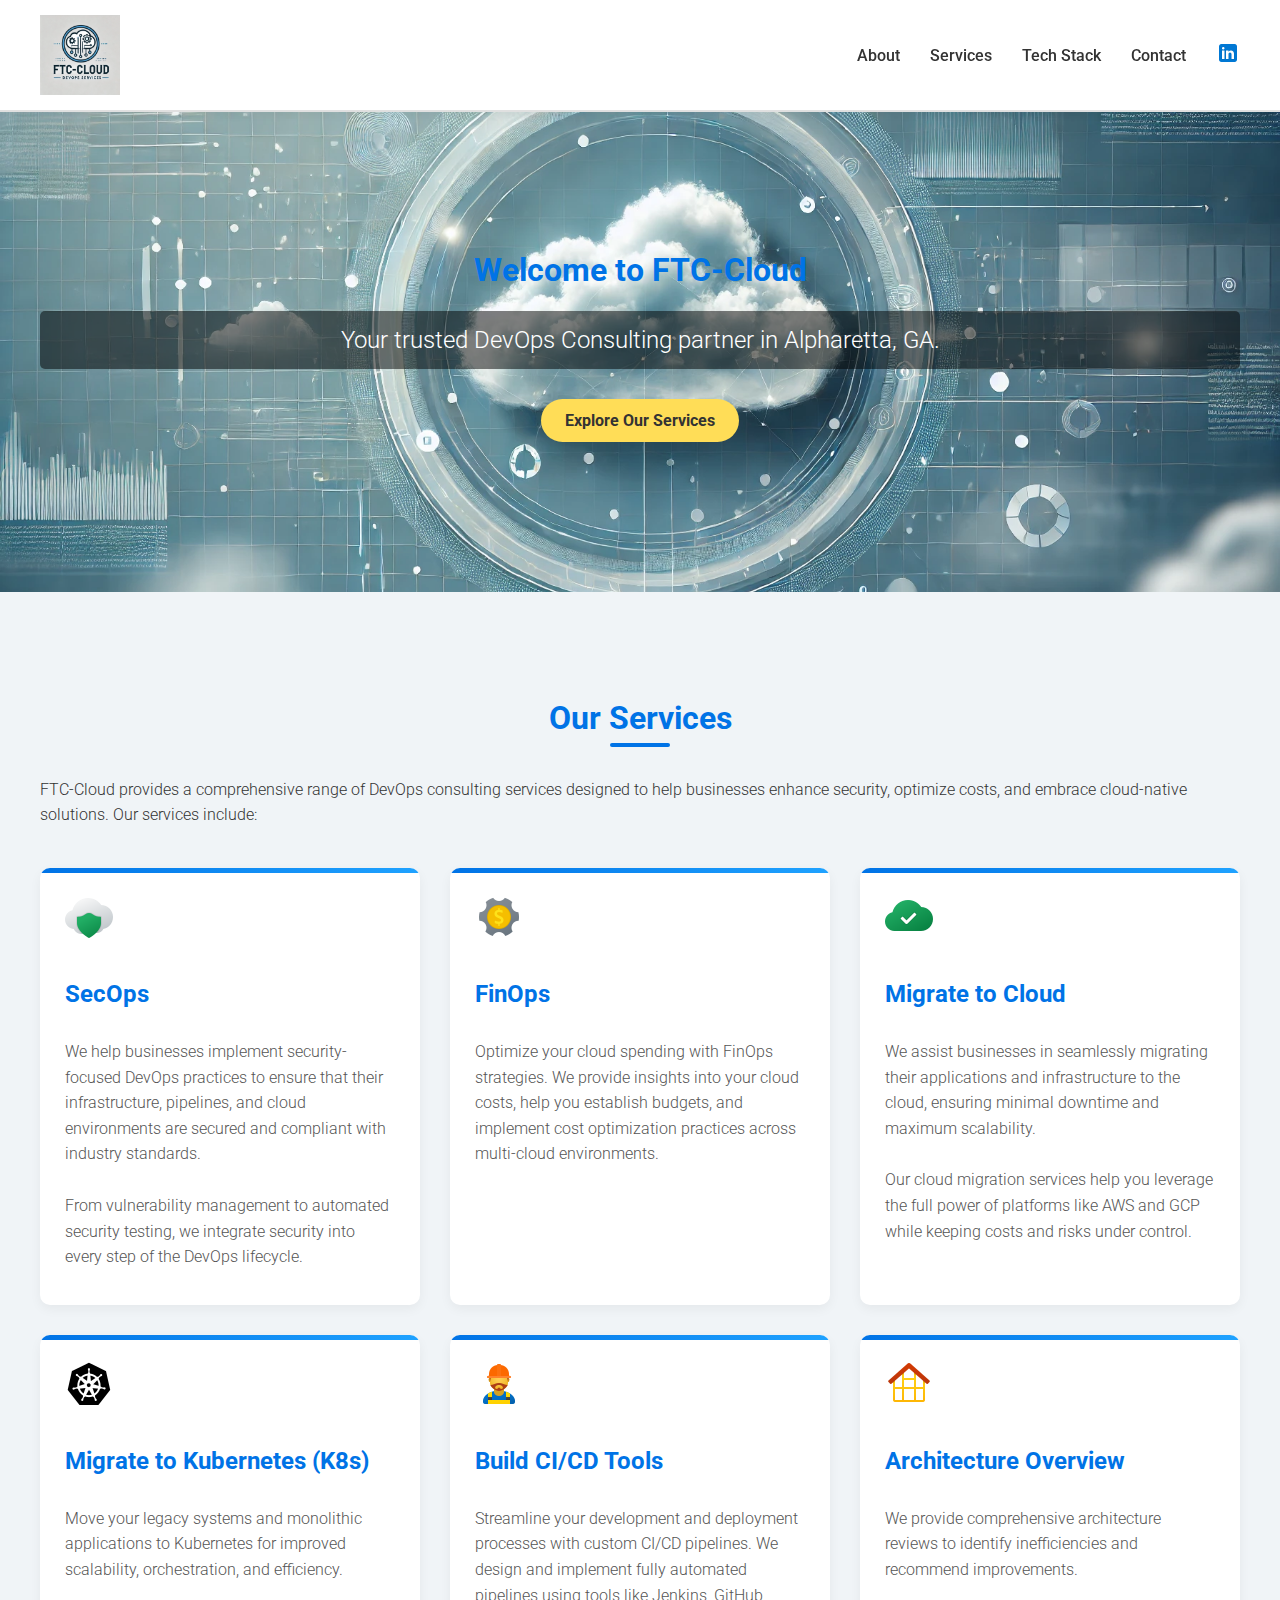
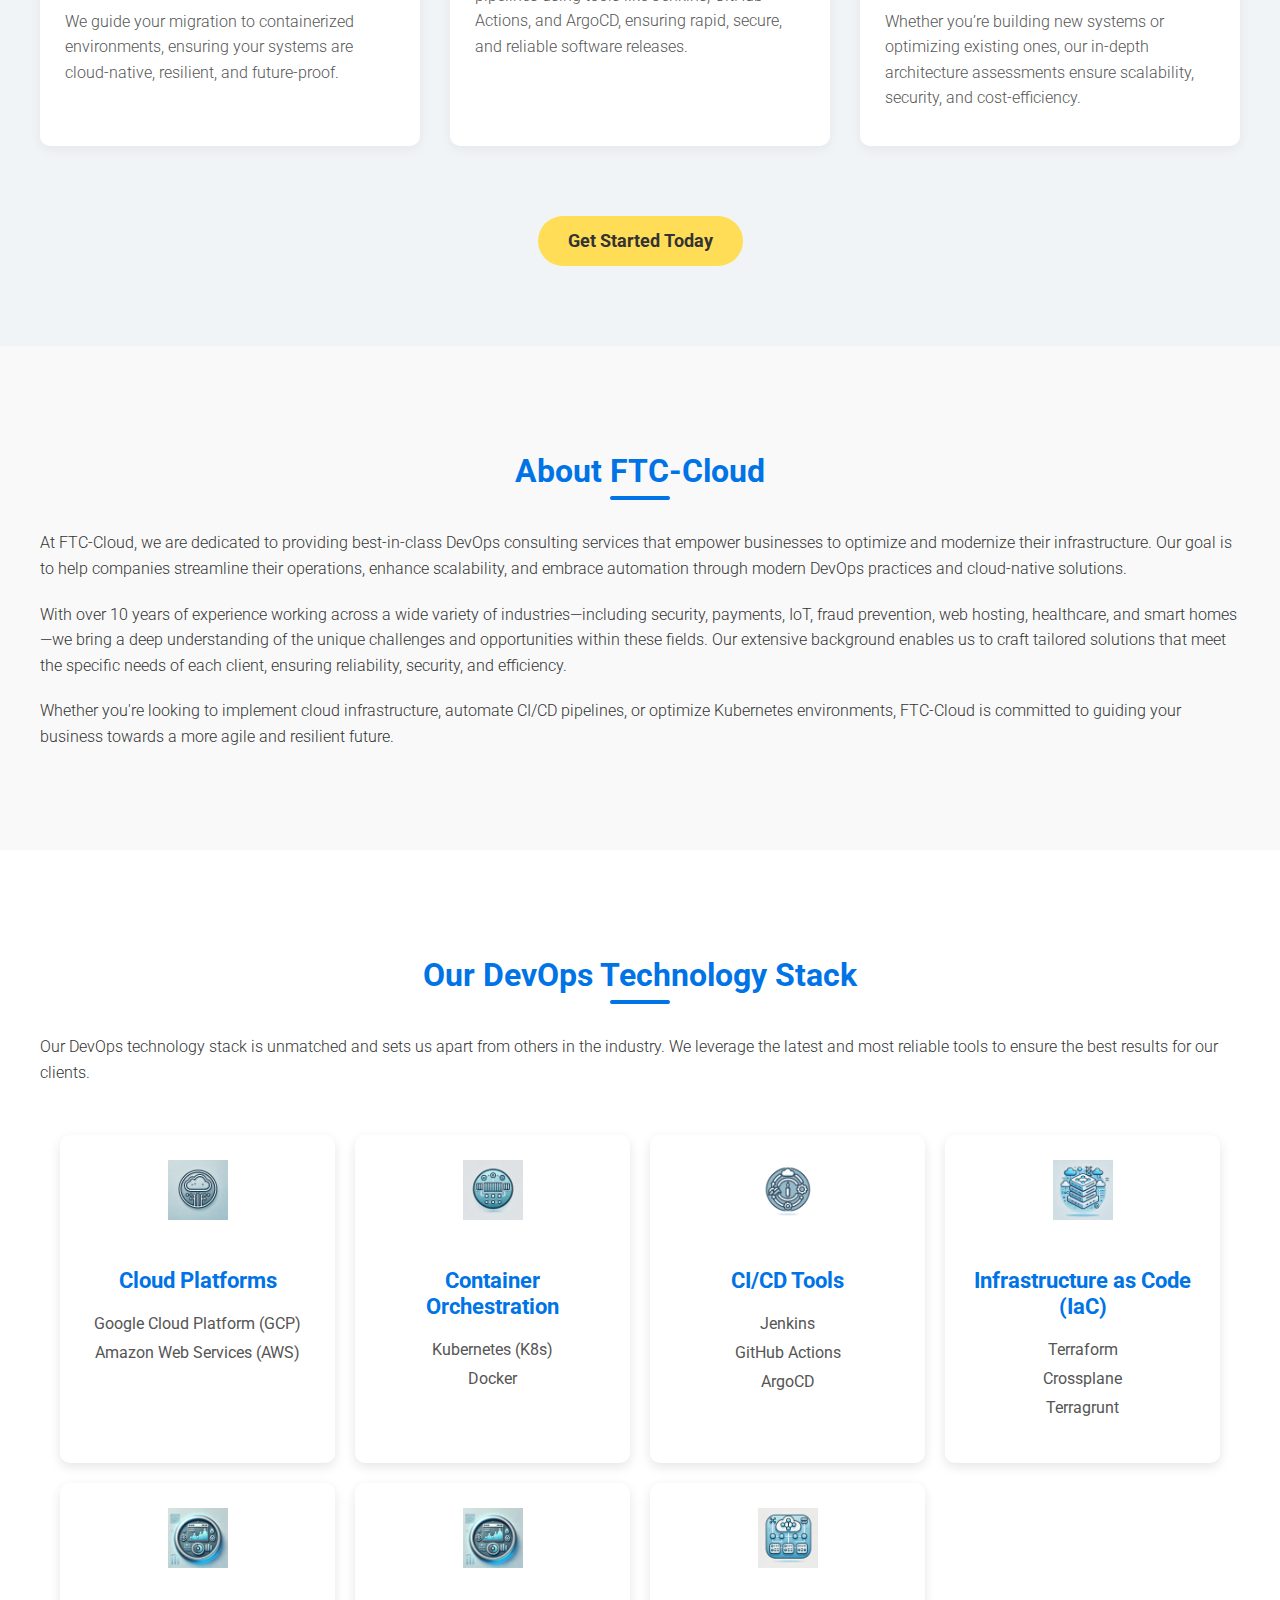
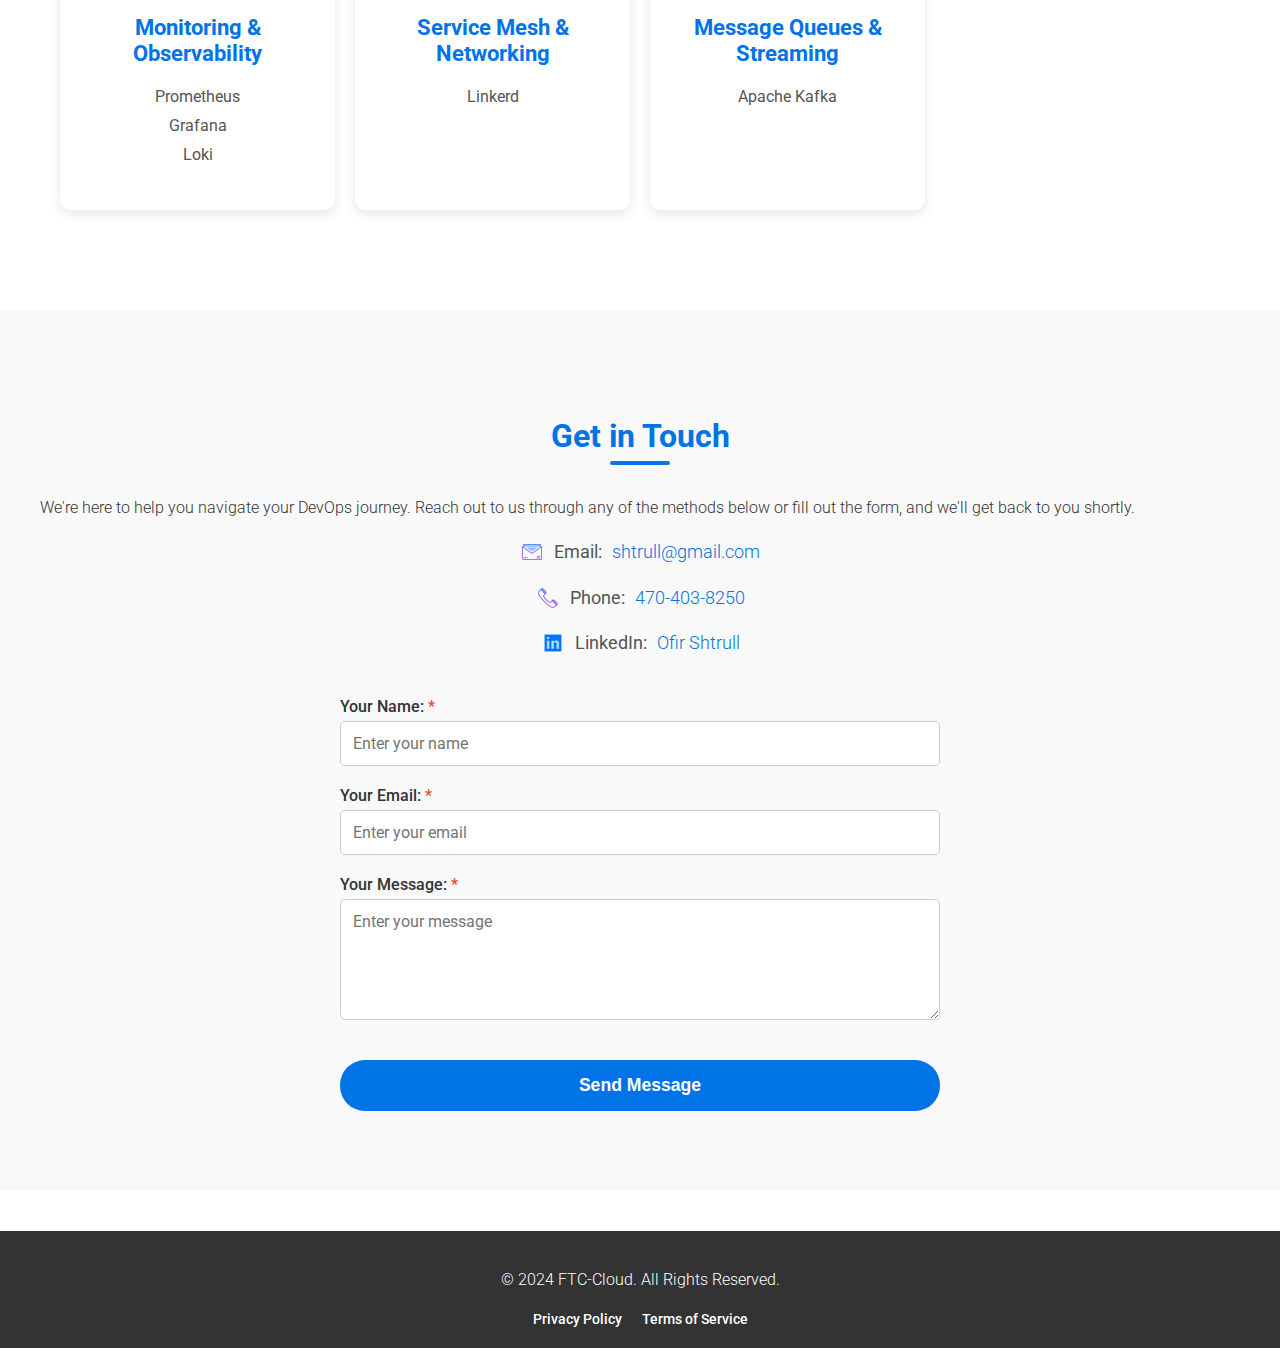
<file: index.html>
<!DOCTYPE html>
<html lang="en">

<head>
    <!-- Basic Meta Tags -->
    <meta charset="UTF-8">
    <meta name="viewport" content="width=device-width, initial-scale=1.0">
    <title>FTC-Cloud - DevOps Consulting Services in Alpharetta, GA</title>

    <!-- SEO Meta Tags -->
    <meta name="description"
        content="FTC-Cloud offers top-notch DevOps consulting services in Alpharetta, GA. Specializing in cloud migration, Kubernetes, CI/CD pipelines, and more.">
    <meta name="keywords"
        content="DevOps Consulting, FTC-Cloud, Alpharetta GA, Atlanta, Cloud Migration, Kubernetes, CI/CD Pipelines, AWS, GCP, FinOps, SecOps, Jenkins, Github Actions, Github, Unix, Docker,">
    <meta name="author" content="FTC-Cloud">

    <!-- Open Graph Meta Tags -->
    <meta property="og:title" content="FTC-Cloud - DevOps Consulting Services">
    <meta property="og:description" content="Your trusted DevOps Consulting partner in Alpharetta, GA.">
    <meta property="og:image" content="https://ftc-cloud.com/assests/logos/og-image.jpg">
    <meta property="og:url" content="https://ftc-cloud.com/">
    <meta property="og:type" content="website">

    <!-- Twitter Card Meta Tags -->
    <meta name="twitter:card" content="summary_large_image">
    <meta name="twitter:title" content="FTC-Cloud - DevOps Consulting Services">
    <meta name="twitter:description" content="Your trusted DevOps Consulting partner in Alpharetta, GA.">
    <meta name="twitter:image" content="https://ftc-cloud.com/assests/logos/twitter-card.jpg">

    <!-- Favicon -->
    <link rel="icon" type="image/png" sizes="16x16" href="assests/favicon/tech-color-hand-drawn-16.png">
    <link rel="icon" type="image/png" sizes="32x32" href="assests/favicon/tech-color-hand-drawn-32.png">
    <link rel="icon" type="image/png" sizes="96x96" href="assests/favicon/tech-color-hand-drawn-96.png">

    <!-- Stylesheets -->
    <link rel="stylesheet" href="css/styles.css">

    <!-- Google Fonts -->
    <link href="https://fonts.googleapis.com/css2?family=Roboto:wght@300;400;700&display=swap" rel="stylesheet">

    <!-- Structured Data Markup (Schema.org) -->
    <script type="application/ld+json">
    {
      "@context": "https://schema.org",
      "@type": "ProfessionalService",
      "name": "FTC-Cloud",
      "url": "https://ftc-cloud.com/",
      "logo": "https://ftc-cloud.com/assests/logos/logo.png",
      "description": "FTC-Cloud offers top-notch DevOps consulting services in Alpharetta, GA.",
      "telephone": "+1-470-403-8250",
      "address": {
        "@type": "PostalAddress",
        "streetAddress": "Your Street Address",
        "addressLocality": "Alpharetta",
        "addressRegion": "GA",
        "postalCode": "Your Postal Code",
        "addressCountry": "USA"
      },
      "areaServed": "USA",
      "sameAs": [
        "https://www.linkedin.com/in/ofir-shtrull/"
      ]
    }
    </script>

    <!-- Global site tag (gtag.js) - Google Analytics -->
    <!-- Inserted your actual Google Analytics Tracking ID -->
    <script async src="https://www.googletagmanager.com/gtag/js?id=G-L3DQY5XR8G"></script>
    <script>
        window.dataLayer = window.dataLayer || [];
        function gtag() { dataLayer.push(arguments); }
        gtag('js', new Date());

        gtag('config', 'G-L3DQY5XR8G');
    </script>
</head>

<body>
    <header>
        <div class="container header-container">
            <div class="logo">
                <a href="#intro"><img src="assests/logos/logo3.png" alt="FTC-Cloud Logo"></a>
            </div>
            <nav>
                <ul>
                    <li><a href="#about">About</a></li>
                    <li><a href="#services">Services</a></li>
                    <li><a href="#technologies">Tech Stack</a></li>
                    <li><a href="#contact">Contact</a></li>
                    <!-- Social Media Icons -->
                    <li><a href="https://www.linkedin.com/in/ofir-shtrull/" target="_blank" id="linkedin-link"><img
                                src="assests/logos/social-linkedin-96.png" alt="LinkedIn"></a></li>
                </ul>
            </nav>
            <!-- Mobile Menu Icon -->
            <div class="menu-icon" id="menu-icon">
                <span></span>
                <span></span>
                <span></span>
            </div>
        </div>
    </header>

    <main>
        <!-- Hero Section -->
        <section id="intro" class="hero" role="banner">
            <div class="container">
                <h1>Welcome to FTC-Cloud</h1>
                <p class="tagline">Your trusted DevOps Consulting partner in Alpharetta, GA.</p>
                <a href="#services" class="cta-button">Explore Our Services</a>
            </div>
        </section>

        <!-- Services Section -->
        <section id="services" class="section services-section" role="region" aria-labelledby="services-heading">
            <div class="container">
                <h2 id="services-heading">Our Services</h2>
                <p>FTC-Cloud provides a comprehensive range of DevOps consulting services designed to help businesses
                    enhance security, optimize costs, and embrace cloud-native solutions. Our services include:</p>

                <div class="services-grid">
                    <!-- SecOps -->
                    <div class="service-category">
                        <img src="assests/logos/cloud-firewall-48.png" alt="SecOps Icon" class="service-icon">
                        <h3>SecOps</h3>
                        <p>We help businesses implement security-focused DevOps practices to ensure that their
                            infrastructure, pipelines, and cloud environments are secured and compliant with industry
                            standards.</p>
                        <p>From vulnerability management to automated security testing, we integrate security into every
                            step of the DevOps lifecycle.</p>
                    </div>

                    <!-- FinOps -->
                    <div class="service-category">
                        <img src="assests/logos/business-management-48.png" alt="FinOps Icon" class="service-icon">
                        <h3>FinOps</h3>
                        <p>Optimize your cloud spending with FinOps strategies. We provide insights into your cloud
                            costs, help you establish budgets, and implement cost optimization practices across
                            multi-cloud environments.</p>
                    </div>

                    <!-- Migrate to Cloud -->
                    <div class="service-category">
                        <img src="assests/logos/cloud-done-48.png" alt="Cloud Migration Icon" class="service-icon">
                        <h3>Migrate to Cloud</h3>
                        <p>We assist businesses in seamlessly migrating their applications and infrastructure to the
                            cloud, ensuring minimal downtime and maximum scalability.</p>
                        <p>Our cloud migration services help you leverage the full power of platforms like AWS and GCP
                            while keeping costs and risks under control.</p>
                    </div>

                    <!-- Migrate to Kubernetes -->
                    <div class="service-category">
                        <img src="assests/logos/kubernetes-48.png" alt="Kubernetes Icon" class="service-icon">
                        <h3>Migrate to Kubernetes (K8s)</h3>
                        <p>Move your legacy systems and monolithic applications to Kubernetes for improved scalability,
                            orchestration, and efficiency.</p>
                        <p>We guide your migration to containerized environments, ensuring your systems are
                            cloud-native, resilient, and future-proof.</p>
                    </div>

                    <!-- Build CI/CD Tools -->
                    <div class="service-category">
                        <img src="assests/logos/worker-beard-48.png" alt="CI/CD Tools Icon" class="service-icon">
                        <h3>Build CI/CD Tools</h3>
                        <p>Streamline your development and deployment processes with custom CI/CD pipelines. We design
                            and implement fully automated pipelines using tools like Jenkins, GitHub Actions, and
                            ArgoCD, ensuring rapid, secure, and reliable software releases.</p>
                    </div>

                    <!-- Architecture Overview -->
                    <div class="service-category">
                        <img src="assests/logos/structural-48.png" alt="Architecture Icon" class="service-icon">
                        <h3>Architecture Overview</h3>
                        <p>We provide comprehensive architecture reviews to identify inefficiencies and recommend
                            improvements.</p>
                        <p>Whether you’re building new systems or optimizing existing ones, our in-depth architecture
                            assessments ensure scalability, security, and cost-efficiency.</p>
                    </div>
                </div>

                <!-- Call to Action -->
                <div class="cta-section">
                    <a href="#contact" class="cta-button">Get Started Today</a>
                </div>
            </div>
        </section>

        <!-- About Us Section -->
        <section id="about" class="section about-section" role="region" aria-labelledby="about-heading">
            <div class="container">
                <h2 id="about-heading">About FTC-Cloud</h2>
                <p>At FTC-Cloud, we are dedicated to providing best-in-class DevOps consulting services that empower
                    businesses to optimize and modernize their infrastructure. Our goal is to help companies streamline
                    their operations, enhance scalability, and embrace automation through modern DevOps practices and
                    cloud-native solutions.</p>

                <p>With over 10 years of experience working across a wide variety of industries—including security,
                    payments, IoT, fraud prevention, web hosting, healthcare, and smart homes—we bring a deep
                    understanding of the unique challenges and opportunities within these fields. Our extensive
                    background enables us to craft tailored solutions that meet the specific needs of each client,
                    ensuring reliability, security, and efficiency.</p>

                <p>Whether you're looking to implement cloud infrastructure, automate CI/CD pipelines, or optimize
                    Kubernetes environments, FTC-Cloud is committed to guiding your business towards a more agile and
                    resilient future.</p>
            </div>
        </section>

        <!-- Technologies Section -->
        <section id="technologies" class="section tech-stack-section" role="region"
            aria-labelledby="technologies-heading">
            <div class="container">
                <h2 id="technologies-heading">Our DevOps Technology Stack</h2>
                <p>Our DevOps technology stack is unmatched and sets us apart from others in the industry. We leverage
                    the latest and most reliable tools to ensure the best results for our clients.</p>

                <div class="tech-stack-grid">
                    <!-- Cloud Platforms -->
                    <div class="tech-category">
                        <img src="assests/logos/cloud-platform-icon.png" alt="Cloud Platforms Icon" class="tech-icon">
                        <h3>Cloud Platforms</h3>
                        <ul>
                            <li>Google Cloud Platform (GCP)</li>
                            <li>Amazon Web Services (AWS)</li>
                        </ul>
                    </div>

                    <!-- Container Orchestration -->
                    <div class="tech-category">
                        <img src="assests/logos/container-icon.png" alt="Container Orchestration Icon"
                            class="tech-icon">
                        <h3>Container Orchestration</h3>
                        <ul>
                            <li>Kubernetes (K8s)</li>
                            <li>Docker</li>
                        </ul>
                    </div>

                    <!-- CI/CD Tools -->
                    <div class="tech-category">
                        <img src="assests/logos/cicd-icon.png" alt="CI/CD Tools Icon" class="tech-icon">
                        <h3>CI/CD Tools</h3>
                        <ul>
                            <li>Jenkins</li>
                            <li>GitHub Actions</li>
                            <li>ArgoCD</li>
                        </ul>
                    </div>

                    <!-- Infrastructure as Code (IaC) -->
                    <div class="tech-category">
                        <img src="assests/logos/iac-icon.png" alt="IaC Icon" class="tech-icon">
                        <h3>Infrastructure as Code (IaC)</h3>
                        <ul>
                            <li>Terraform</li>
                            <li>Crossplane</li>
                            <li>Terragrunt</li>
                        </ul>
                    </div>

                    <!-- Monitoring & Observability -->
                    <div class="tech-category">
                        <img src="assests/logos/monitoring-icon.png" alt="Monitoring Icon" class="tech-icon">
                        <h3>Monitoring & Observability</h3>
                        <ul>
                            <li>Prometheus</li>
                            <li>Grafana</li>
                            <li>Loki</li>
                        </ul>
                    </div>

                    <!-- Service Mesh & Networking -->
                    <div class="tech-category">
                        <img src="assests/logos/network-icon.png" alt="Service Mesh Icon" class="tech-icon">
                        <h3>Service Mesh & Networking</h3>
                        <ul>
                            <li>Linkerd</li>
                        </ul>
                    </div>

                    <!-- Message Queues & Streaming -->
                    <div class="tech-category">
                        <img src="assests/logos/mq-icon.png" alt="Message Queues Icon" class="tech-icon">
                        <h3>Message Queues & Streaming</h3>
                        <ul>
                            <li>Apache Kafka</li>
                        </ul>
                    </div>
                </div>
            </div>
        </section>

        <!-- Contact Section -->
        <section id="contact" class="section contact-section" role="region" aria-labelledby="contact-heading">
            <div class="container">
                <h2 id="contact-heading">Get in Touch</h2>
                <p>We're here to help you navigate your DevOps journey. Reach out to us through any of the methods below
                    or fill out the form, and we'll get back to you shortly.</p>

                <div class="contact-details">
                    <p><img src="assests/logos/email-96.png" alt="Email Icon" class="contact-icon">
                        <strong>Email:</strong>
                        <a href="mailto:shtrull@gmail.com">shtrull@gmail.com</a>
                    </p>
                    <p><img src="assests/logos/phone-96.png" alt="Phone Icon" class="contact-icon">
                        <strong>Phone:</strong>
                        <a href="tel:+14704038250">470-403-8250</a>
                    </p>
                    <p><img src="assests/logos/linkedin-120.png" alt="LinkedIn Icon" class="contact-icon">
                        <strong>LinkedIn:</strong> <a href="https://www.linkedin.com/in/ofir-shtrull/"
                            target="_blank">Ofir Shtrull</a>
                    </p>
                </div>

                <!-- Contact Form -->
                <form action="https://formspree.io/f/xzzbdkew" method="POST" class="contact-form">
                    <div class="form-group">
                        <label for="name">Your Name: <span class="required">*</span></label>
                        <input type="text" id="name" name="name" required placeholder="Enter your name">
                    </div>

                    <div class="form-group">
                        <label for="email">Your Email: <span class="required">*</span></label>
                        <input type="email" id="email" name="email" required placeholder="Enter your email">
                    </div>

                    <div class="form-group">
                        <label for="message">Your Message: <span class="required">*</span></label>
                        <textarea id="message" name="message" rows="5" required
                            placeholder="Enter your message"></textarea>
                    </div>

                    <!-- Honeypot Field (Hidden) -->
                    <input type="text" name="_gotcha" style="display:none">

                    <button type="submit" class="cta-button">Send Message</button>
                </form>
            </div>
        </section>
    </main>

    <footer>
        <div class="container">
            <p>&copy; 2024 FTC-Cloud. All Rights Reserved.</p>
            <nav class="footer-nav">
                <ul>
                    <li><a href="privacy-policy.html">Privacy Policy</a></li>
                    <li><a href="terms-of-service.html">Terms of Service</a></li>
                    <!-- Add more footer links as needed -->
                </ul>
            </nav>
        </div>
    </footer>

    <!-- Scripts -->
    <script src="scripts/script.js"></script>
</body>

</html>
</file>
<file: css/styles.css>
/* Global Styles */
body {
    font-family: 'Roboto', sans-serif;
    margin: 0;
    padding-top: 80px;
    /* Adjusted for fixed header */
    background-color: #ffffff;
    color: #333;
}

h1,
h2 {
    font-weight: 700;
    color: #0073e6;
}

p {
    font-weight: 300;
    line-height: 1.6;
}

a {
    color: #0073e6;
    text-decoration: none;
}

a:hover {
    text-decoration: underline;
}

.container {
    max-width: 1200px;
    margin: 0 auto;
    padding: 0 15px;
}

/* Header */
header {
    background-color: #ffffff;
    padding: 15px 0;
    border-bottom: 2px solid #e0e0e0;
    position: fixed;
    width: 100%;
    top: 0;
    z-index: 1000;
    box-shadow: 0px 2px 10px rgba(0, 0, 0, 0.05);
}

.header-container {
    display: flex;
    align-items: center;
    justify-content: space-between;
}

.logo img {
    width: 80px;
    height: auto;
    display: inline-block;
    vertical-align: middle;
}

nav ul {
    display: flex;
    align-items: center;
    gap: 30px;
    list-style: none;
    margin: 0;
    padding: 0;
}

nav ul li a {
    font-size: 1rem;
    color: #333;
    text-decoration: none;
    font-weight: 500;
    padding: 5px 0;
    transition: color 0.3s, border-bottom 0.3s;
}

nav ul li a:hover {
    color: #0073e6;
    border-bottom: 2px solid #0073e6;
}

nav ul li img {
    width: 24px;
    height: 24px;
}

.menu-icon {
    display: none;
    /* Hidden on desktop */
    flex-direction: column;
    cursor: pointer;
}

.menu-icon span {
    height: 3px;
    width: 25px;
    background-color: #333;
    margin-bottom: 4px;
    border-radius: 2px;
}

/* Hero Section */
.hero {
    background: url('../assests/logos/cloud-background.jpg') no-repeat center center/cover;
    padding: 150px 0;
    text-align: center;
    color: white;
}

.tagline {
    font-size: 1.5rem;
    margin: 10px 0;
    padding: 10px;
    background: rgba(0, 0, 0, 0.5);
    border-radius: 5px;
}

.cta-button {
    background-color: #ffdd57;
    color: #333;
    padding: 12px 24px;
    font-size: 1rem;
    border-radius: 25px;
    text-decoration: none;
    font-weight: 700;
    transition: background-color 0.3s;
    display: inline-block;
    margin-top: 20px;
}

.cta-button:hover {
    background-color: #ffb700;
}

/* Sections */
.section {
    padding: 80px 0;
}

.section h2 {
    font-size: 2rem;
    margin-bottom: 40px;
    text-align: center;
    position: relative;
}

.section h2::after {
    content: "";
    width: 60px;
    height: 4px;
    background-color: #0073e6;
    position: absolute;
    bottom: -10px;
    left: 50%;
    transform: translateX(-50%);
    border-radius: 2px;
}

/* Services Section */
.services-section {
    background-color: #f0f4f7;
}

.services-grid {
    display: grid;
    grid-template-columns: repeat(auto-fit, minmax(280px, 1fr));
    gap: 30px;
    margin-top: 40px;
}

.service-category {
    background-color: #fff;
    padding: 25px;
    border-radius: 10px;
    box-shadow: 0 4px 12px rgba(0, 0, 0, 0.05);
    transition: transform 0.3s, box-shadow 0.3s;
    display: flex;
    flex-direction: column;
    position: relative;
    overflow: hidden;
}

.service-category::before {
    content: "";
    width: 100%;
    height: 5px;
    background: linear-gradient(90deg, #0073e6, #1fa2ff);
    position: absolute;
    top: 0;
    left: 0;
}

.service-category h3 {
    font-size: 1.5rem;
    margin-bottom: 15px;
    color: #0073e6;
}

.service-category p {
    font-size: 1rem;
    line-height: 1.6;
    color: #555;
    margin-bottom: 10px;
}

.service-icon {
    width: 48px;
    height: 48px;
    margin-bottom: 15px;
}

.service-category:hover {
    transform: translateY(-5px);
    box-shadow: 0 8px 16px rgba(0, 0, 0, 0.1);
}

/* Call to Action Section */
.cta-section {
    text-align: center;
    margin-top: 50px;
}

.cta-section .cta-button {
    padding: 15px 30px;
    font-size: 1.1rem;
}

/* About Section */
.about-section {
    background-color: #f9f9f9;
}

.about-section p {
    text-align: left;
    margin-bottom: 20px;
}

/* Tech Stack Section */
.tech-stack-grid {
    display: grid;
    grid-template-columns: repeat(auto-fit, minmax(250px, 1fr));
    gap: 20px;
    margin-top: 30px;
    padding: 20px;
}

.tech-category {
    background: #fff;
    padding: 25px;
    border-radius: 10px;
    box-shadow: 0 4px 12px rgba(0, 0, 0, 0.1);
    text-align: center;
}

.tech-icon {
    width: 60px;
    margin-bottom: 20px;
}

.tech-category h3 {
    font-size: 1.4rem;
    margin-bottom: 15px;
    color: #0073e6;
}

.tech-category ul {
    list-style: none;
    padding: 0;
}

.tech-category ul li {
    font-size: 1rem;
    padding: 5px 0;
    color: #555;
}

/* Contact Section Enhancements */
.contact-section {
    background-color: #f9f9f9;
}

.contact-details {
    text-align: center;
    margin-bottom: 40px;
}

.contact-details p {
    display: flex;
    align-items: center;
    justify-content: center;
    gap: 10px;
    font-size: 1.1rem;
    color: #555;
}

.contact-icon {
    width: 24px;
    height: 24px;
}

.contact-form {
    max-width: 600px;
    margin: 0 auto;
}

.contact-form .form-group {
    display: flex;
    flex-direction: column;
    margin-bottom: 20px;
}

.contact-form label {
    font-weight: 500;
    margin-bottom: 5px;
    color: #333;
}

.contact-form .required {
    color: #e74c3c;
}

.contact-form input,
.contact-form textarea {
    padding: 12px;
    border: 1px solid #ccc;
    border-radius: 5px;
    font-size: 1rem;
    font-family: 'Roboto', sans-serif;
    background-color: #fff;
    color: #333;
    transition: border-color 0.3s;
}

.contact-form input:focus,
.contact-form textarea:focus {
    border-color: #0073e6;
    outline: none;
}

.contact-form button {
    width: 100%;
    padding: 15px;
    background-color: #0073e6;
    color: #fff;
    font-size: 1.1rem;
    border: none;
    border-radius: 25px;
    cursor: pointer;
    transition: background-color 0.3s;
    font-weight: 700;
}

.contact-form button:hover {
    background-color: #005bb5;
}

@media (max-width: 768px) {
    .contact-details {
        text-align: left;
    }
}

/* Footer */
footer {
    background-color: #333;
    color: white;
    padding: 20px 0;
    text-align: center;
    margin-top: 40px;
}

.footer-nav ul {
    list-style: none;
    padding: 0;
    margin: 10px 0 0 0;
    display: flex;
    justify-content: center;
    gap: 20px;
}

.footer-nav ul li a {
    color: white;
    font-size: 0.9rem;
}

.footer-nav ul li a:hover {
    text-decoration: underline;
}

/* Responsive Styles */
@media (max-width: 768px) {
    nav ul {
        display: none;
        /* Hidden on mobile */
        flex-direction: column;
        gap: 20px;
        background-color: #ffffff;
        position: absolute;
        top: 60px;
        right: 0;
        width: 200px;
        padding: 20px;
        box-shadow: 0px 2px 10px rgba(0, 0, 0, 0.1);
    }

    .menu-icon {
        display: flex;
    }

    .services-grid,
    .tech-stack-grid {
        grid-template-columns: 1fr;
    }

    .contact-details {
        text-align: center;
    }
}

/* Accessibility Styles */
:focus {
    outline: 2px solid #0073e6;
    outline-offset: 2px;
}
</file>
